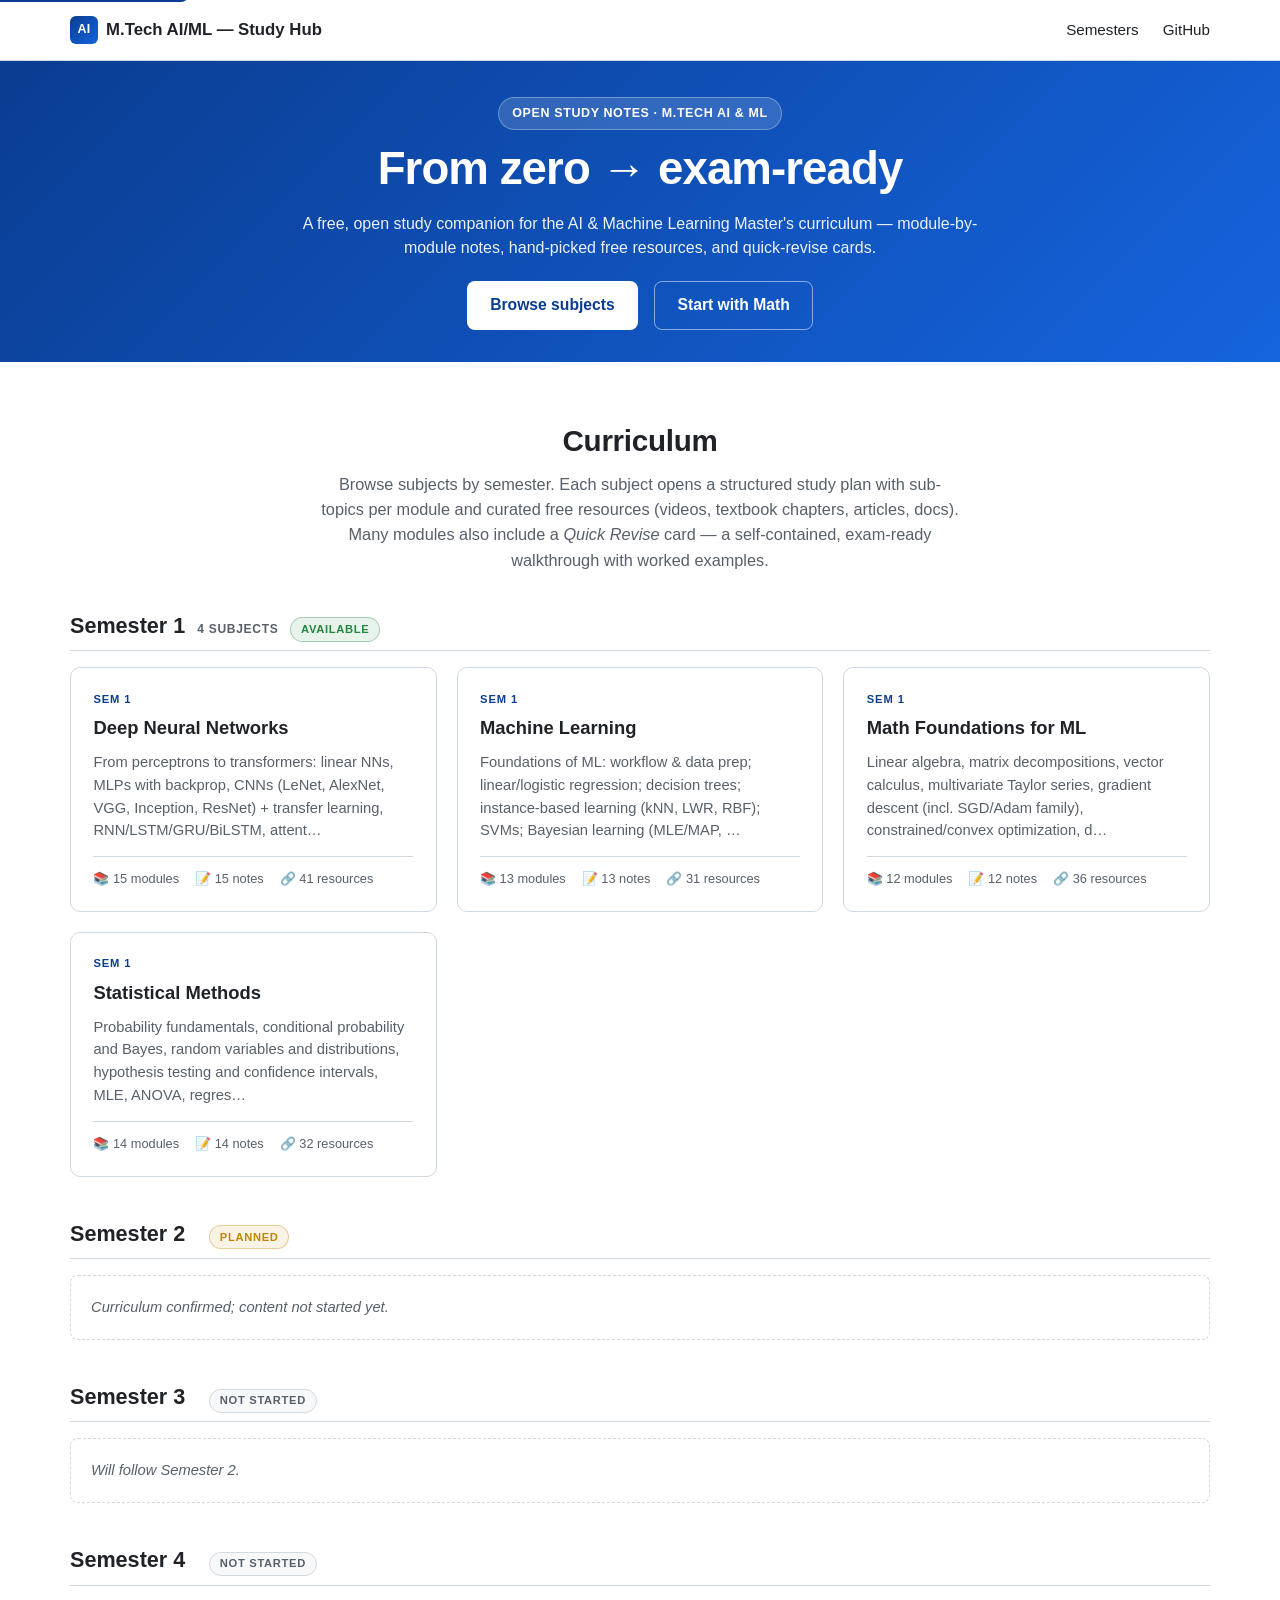
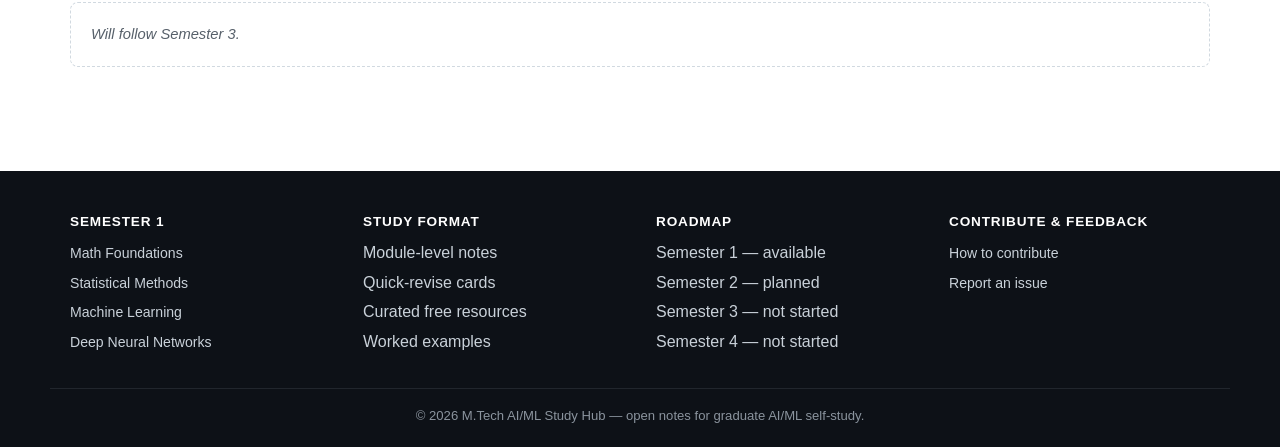
<file: index.html>
<!DOCTYPE html>
<html lang="en">
<head>
<meta charset="UTF-8" />
<meta name="viewport" content="width=device-width, initial-scale=1.0" />
<title>M.Tech AI/ML — Study Hub</title>
<meta name="description" content="A free, open study companion for the M.Tech AI &amp; Machine Learning curriculum, evolving over 4 semesters — Semester 1 available now (4 subjects, ~54 modules, ~140 curated free resources)." />

<!-- FR-007 favicon -->
<link rel="icon" type="image/svg+xml" href="assets/favicon.svg" />

<!-- FR-008 OpenGraph + Twitter card -->
<meta property="og:type" content="website" />
<meta property="og:title" content="M.Tech AI/ML — Study Hub" />
<meta property="og:description" content="Open study notes, curated free resources, and quick-revise cards for the M.Tech AI/ML curriculum. Semester 1 available now." />
<meta property="og:image" content="assets/og-card.svg" />
<meta name="twitter:card" content="summary_large_image" />
<meta name="twitter:title" content="M.Tech AI/ML — Study Hub" />
<meta name="twitter:description" content="Open study notes, curated free resources, and quick-revise cards for the M.Tech AI/ML curriculum. Semester 1 available now." />
<meta name="twitter:image" content="assets/og-card.svg" />

<link rel="stylesheet" href="assets/styles.css" />

<!-- FR-009 cookieless analytics (configure window.SITE_GC_URL in assets/goatcounter.js) -->
<script src="assets/goatcounter.js"></script>
</head>
<body>

<a class="skip-link" href="#main-content">Skip to main content</a>

<header class="site-header">
  <div class="container nav-row">
    <a class="brand" href="./">
      <span class="brand-mark">AI</span>
      <span>M.Tech AI/ML — Study Hub</span>
    </a>
    <nav class="primary-nav">
      <a href="#semesters-root">Semesters</a>
      <a href="https://github.com/vinay199129/mtech-ai-ml" target="_blank" rel="noopener">GitHub</a>
    </nav>
  </div>
</header>

<section class="hero hero-compact">
  <div class="container">
    <span class="hero-badge">Open Study Notes · M.Tech AI &amp; ML</span>
    <h1>From zero → exam-ready</h1>
    <p class="hero-sub">
      A free, open study companion for the AI &amp; Machine Learning Master's curriculum —
      module-by-module notes, hand-picked free resources, and quick-revise cards.
    </p>
    <div class="hero-cta">
      <a class="btn btn-primary" href="#semesters-root">Browse subjects</a>
      <a class="btn btn-secondary" href="courses/math-foundations.html">Start with Math</a>
    </div>
  </div>
</section>

<main id="main-content" tabindex="-1">
  <section class="section">
    <div class="container">
      <h2 class="section-title">Curriculum</h2>
      <p class="section-sub">
        Browse subjects by semester. Each subject opens a structured study plan with sub-topics per module
        and curated free resources (videos, textbook chapters, articles, docs). Many modules also include a
        <em>Quick Revise</em> card — a self-contained, exam-ready walkthrough with worked examples.
      </p>
      <div id="semesters-root"></div>
    </div>
  </section>
</main>

<footer class="site-footer">
  <div class="container footer-grid">
    <div>
      <h4>Semester 1</h4>
      <ul>
        <li><a href="courses/math-foundations.html">Math Foundations</a></li>
        <li><a href="courses/statistical-methods.html">Statistical Methods</a></li>
        <li><a href="courses/machine-learning.html">Machine Learning</a></li>
        <li><a href="courses/deep-neural-networks.html">Deep Neural Networks</a></li>
      </ul>
    </div>
    <div>
      <h4>Study Format</h4>
      <ul>
        <li>Module-level notes</li>
        <li>Quick-revise cards</li>
        <li>Curated free resources</li>
        <li>Worked examples</li>
      </ul>
    </div>
    <div>
      <h4>Roadmap</h4>
      <ul>
        <li>Semester 1 — available</li>
        <li>Semester 2 — planned</li>
        <li>Semester 3 — not started</li>
        <li>Semester 4 — not started</li>
      </ul>
    </div>
    <div>
      <h4>Contribute &amp; feedback</h4>
      <ul>
        <li><a href="CONTRIBUTING.md">How to contribute</a></li>
        <li><a href="https://github.com/vinay199129/mtech-ai-ml/issues" target="_blank" rel="noopener">Report an issue</a></li>
      </ul>
    </div>
  </div>
  <div class="container copyright">
    © <span id="year"></span> M.Tech AI/ML Study Hub — open notes for graduate AI/ML self-study.
  </div>
</footer>

<script>document.getElementById('year').textContent = new Date().getFullYear();</script>

<script src="data/subjects/math-foundations.js"></script>
<script src="data/subjects/statistical-methods.js"></script>
<script src="data/subjects/machine-learning.js"></script>
<script src="data/subjects/deep-neural-networks.js"></script>
<script src="assets/index-page.js"></script>

</body>
</html>
</file>
<file: assets/styles.css>
/* M.Tech AI/ML Study Hub — A365-inspired light theme.
   Palette + layout primitives ported from
   https://github.com/vinay199129/a365-governed-procode-agent-starter
*/

:root {
  --brand:        #0a3d91;
  --brand-light:  #1564de;
  --text:         #1f2328;
  --text-muted:   #57606a;
  --border:       #d1d9e0;
  --bg:           #ffffff;
  --bg-alt:       #f6f8fa;
  --code-bg:      #f6f8fa;
  --max-width:    1180px;
  --radius:       8px;

  /* Accents reused by callouts / resource tags */
  --accent:        #0a3d91;
  --accent-2:      #1f883d;   /* green */
  --warn:          #bf8700;   /* amber */
  --danger:        #d1242f;
  --violet:        #8250df;

  --font-sans: -apple-system, BlinkMacSystemFont, "Segoe UI", Roboto, Oxygen, Ubuntu, Cantarell, sans-serif;
  --font-mono: ui-monospace, SFMono-Regular, "SF Mono", Menlo, Consolas, "Liberation Mono", monospace;
}

* { box-sizing: border-box; }

html, body {
  margin: 0;
  padding: 0;
  font-family: var(--font-sans);
  color: var(--text);
  background: var(--bg);
  line-height: 1.55;
  -webkit-font-smoothing: antialiased;
}

a { color: var(--brand); text-decoration: none; }
a:hover { text-decoration: underline; }

/* ---------- FR-002: visible focus ring on all interactive elements ----------
   Uses :focus-visible so mouse clicks don't paint outlines, but keyboard Tab
   and module-head Enter/Space activations do. Visible against both white and
   the blue hero background. */
:focus { outline: none; }
a:focus-visible,
button:focus-visible,
input:focus-visible,
select:focus-visible,
textarea:focus-visible,
[role="button"]:focus-visible,
[tabindex]:focus-visible {
  outline: 2px solid var(--brand-light);
  outline-offset: 2px;
  border-radius: 4px;
}
.hero a:focus-visible,
.hero [role="button"]:focus-visible {
  outline-color: #ffffff;
  box-shadow: 0 0 0 3px rgba(255, 255, 255, 0.35);
}

/* ---------- FR-003: skip-to-content link ---------- */
.skip-link {
  position: absolute;
  left: 0;
  top: -40px;
  background: var(--brand);
  color: #fff !important;
  padding: 0.55rem 1rem;
  z-index: 100;
  font-weight: 600;
  border-radius: 0 0 var(--radius) 0;
  transition: top 0.15s ease;
}
.skip-link:focus,
.skip-link:focus-visible {
  top: 0;
  outline: 2px solid #fff;
  outline-offset: 2px;
  text-decoration: none;
}

.container {
  max-width: var(--max-width);
  margin: 0 auto;
  padding: 0 1.25rem;
}

/* ---------- Site header (sticky) ---------- */
.site-header {
  border-bottom: 1px solid var(--border);
  background: var(--bg);
  position: sticky;
  top: 0;
  z-index: 50;
}
.nav-row {
  display: flex;
  align-items: center;
  justify-content: space-between;
  height: 60px;
}
.brand {
  display: inline-flex;
  align-items: center;
  gap: 0.5rem;
  font-weight: 700;
  font-size: 1.05rem;
  color: var(--text) !important;
}
.brand:hover { text-decoration: none; }
.brand-mark {
  display: inline-flex;
  align-items: center;
  justify-content: center;
  width: 28px; height: 28px;
  border-radius: 6px;
  background: linear-gradient(135deg, var(--brand) 0%, var(--brand-light) 100%);
  color: #fff;
  font-size: 0.78rem;
  font-weight: 800;
  letter-spacing: 0.02em;
}
.primary-nav { display: flex; gap: 1.5rem; }
.primary-nav a {
  color: var(--text);
  font-size: 0.95rem;
  font-weight: 500;
}
.primary-nav a:hover { color: var(--brand); }
.primary-nav a.active { color: var(--brand); font-weight: 600; }

/* ---------- Hero (overview page) ---------- */
.hero {
  background: linear-gradient(135deg, #0a3d91 0%, #1564de 100%);
  color: #fff;
  padding: 4.5rem 0 4rem;
  text-align: center;
}
.hero-compact { padding: 2.25rem 0 2rem; }
.hero-compact h1 { font-size: 2rem; margin-bottom: 0.6rem; }
.hero-compact .hero-badge { margin-bottom: 0.85rem; }
.hero-compact .hero-sub { font-size: 1rem; margin-bottom: 1.25rem; }
.hero-compact .hero-cta { margin-bottom: 0; }
.hero-badge {
  display: inline-block;
  padding: 0.35rem 0.85rem;
  background: rgba(255, 255, 255, 0.15);
  border: 1px solid rgba(255, 255, 255, 0.3);
  border-radius: 999px;
  font-size: 0.78rem;
  font-weight: 600;
  letter-spacing: 0.05em;
  text-transform: uppercase;
  margin-bottom: 1.5rem;
}
.hero h1 {
  font-size: 2.85rem;
  font-weight: 800;
  margin: 0 0 1rem;
  line-height: 1.15;
  letter-spacing: -0.02em;
}
.hero-sub {
  font-size: 1.15rem;
  margin: 0 auto 2rem;
  max-width: 720px;
  opacity: 0.92;
}
.hero-cta {
  display: flex;
  gap: 1rem;
  justify-content: center;
  flex-wrap: wrap;
  margin-bottom: 2.5rem;
}
.btn {
  display: inline-block;
  padding: 0.7rem 1.4rem;
  border-radius: var(--radius);
  font-weight: 600;
  font-size: 0.98rem;
  border: 1px solid transparent;
  transition: all 0.15s ease;
  cursor: pointer;
}
.btn-primary {
  background: #fff;
  color: var(--brand) !important;
}
.btn-primary:hover { background: #f0f0f0; text-decoration: none; }
.btn-secondary {
  background: transparent;
  border-color: rgba(255, 255, 255, 0.5);
  color: #fff !important;
}
.btn-secondary:hover { background: rgba(255, 255, 255, 0.12); text-decoration: none; }

.quick-pills {
  display: flex;
  gap: 0.75rem;
  justify-content: center;
  flex-wrap: wrap;
}
.pill {
  display: flex;
  flex-direction: column;
  align-items: flex-start;
  padding: 0.65rem 1rem;
  background: rgba(255, 255, 255, 0.1);
  border: 1px solid rgba(255, 255, 255, 0.25);
  border-radius: var(--radius);
  color: #fff !important;
  min-width: 165px;
  transition: all 0.15s ease;
}
.pill:hover {
  background: rgba(255, 255, 255, 0.18);
  transform: translateY(-2px);
  text-decoration: none;
}
.pill-label {
  font-size: 0.7rem;
  font-weight: 700;
  letter-spacing: 0.08em;
  opacity: 0.85;
}
.pill-text { font-size: 0.92rem; font-weight: 500; margin-top: 0.15rem; }

/* ---------- Page hero (small, used by course pages) ---------- */
.page-hero {
  background: var(--bg-alt);
  padding: 2.25rem 0;
  border-bottom: 1px solid var(--border);
}
.page-hero .crumbs {
  font-size: 0.85rem;
  color: var(--text-muted);
  margin-bottom: 0.5rem;
}
.page-hero .crumbs a { color: var(--text-muted); }
.page-hero .crumbs a:hover { color: var(--brand); }
.page-hero h1 {
  margin: 0 0 0.4rem;
  font-size: 1.9rem;
  letter-spacing: -0.01em;
}
.page-hero p { margin: 0; color: var(--text-muted); max-width: 780px; }

/* ---------- Sections ---------- */
.section { padding: 3.5rem 0; }
.section-alt { background: var(--bg-alt); }
.section-title {
  font-size: 1.85rem;
  font-weight: 700;
  margin: 0 0 0.5rem;
  text-align: center;
  letter-spacing: -0.01em;
}
.section-sub {
  font-size: 1.02rem;
  text-align: center;
  margin: 0 auto 2.25rem;
  max-width: 640px;
  color: var(--text-muted);
}

/* ---------- Semester sections (overview) ---------- */
.sem-section { margin-bottom: 2.5rem; }
.sem-section:last-child { margin-bottom: 0; }
.sem-header {
  display: flex; align-items: baseline; gap: 0.75rem;
  margin-bottom: 1rem;
  padding-bottom: 0.5rem;
  border-bottom: 1px solid var(--border);
}
.sem-header h2 { margin: 0; font-size: 1.35rem; color: var(--text); }
.sem-count {
  color: var(--text-muted);
  font-size: 0.75rem;
  text-transform: uppercase;
  letter-spacing: 0.06em;
  font-weight: 600;
}
.sem-empty {
  background: var(--bg);
  border: 1px dashed var(--border);
  border-radius: var(--radius);
  padding: 1.25rem;
  color: var(--text-muted);
  font-size: 0.92rem;
  font-style: italic;
}

/* ---------- FR-006: semester status pills ---------- */
.status-pill {
  display: inline-block;
  padding: 0.15rem 0.6rem;
  border-radius: 999px;
  font-size: 0.7rem;
  font-weight: 700;
  letter-spacing: 0.06em;
  text-transform: uppercase;
  border: 1px solid var(--border);
  background: var(--bg-alt);
  color: var(--text-muted);
}
.status-pill.status-live {
  background: rgba(31, 136, 61, 0.1);
  border-color: rgba(31, 136, 61, 0.35);
  color: var(--accent-2);
}
.status-pill.status-planned {
  background: rgba(191, 135, 0, 0.1);
  border-color: rgba(191, 135, 0, 0.35);
  color: var(--warn);
}
.status-pill.status-not-started {
  background: var(--bg-alt);
  border-color: var(--border);
  color: var(--text-muted);
}

/* ---------- Cards (subjects on overview) ---------- */
.grid-cards {
  display: grid;
  grid-template-columns: repeat(auto-fit, minmax(280px, 1fr));
  gap: 1.25rem;
}
.card {
  background: var(--bg);
  border: 1px solid var(--border);
  border-radius: 10px;
  padding: 1.4rem;
  transition: all 0.15s ease;
  text-decoration: none;
  color: var(--text) !important;
  display: block;
}
.card:hover {
  border-color: var(--brand);
  box-shadow: 0 4px 16px rgba(10, 61, 145, 0.08);
  transform: translateY(-2px);
  text-decoration: none;
}
.card-code {
  font-size: 0.7rem;
  font-weight: 700;
  letter-spacing: 0.08em;
  text-transform: uppercase;
  color: var(--brand);
}
.card h3 {
  margin: 0.4rem 0 0.5rem;
  font-size: 1.15rem;
  font-weight: 700;
  color: var(--text);
}
.card p { margin: 0 0 0.85rem; color: var(--text-muted); font-size: 0.92rem; }
.card .stats {
  margin-top: 0.85rem;
  padding-top: 0.75rem;
  border-top: 1px solid var(--border);
  display: flex;
  gap: 1rem;
  font-size: 0.8rem;
  color: var(--text-muted);
  flex-wrap: wrap;
}

/* ---------- Subject nav (course pages) ---------- */
.subject-nav {
  display: flex; gap: 0.5rem; flex-wrap: wrap;
  padding: 1rem 0;
  margin-bottom: 1rem;
}
.subject-nav a {
  padding: 0.4rem 0.85rem;
  border: 1px solid var(--border);
  border-radius: 999px;
  text-decoration: none;
  color: var(--text-muted);
  font-size: 0.85rem;
  background: var(--bg);
  transition: all 0.15s ease;
}
.subject-nav a:hover { color: var(--brand); border-color: var(--brand); }
.subject-nav a.active {
  color: #fff;
  border-color: var(--brand);
  background: var(--brand);
  font-weight: 600;
}
.subject-nav .code {
  font-family: var(--font-mono);
  font-size: 0.7rem;
  color: var(--accent-2);
  margin-right: 0.4rem;
  font-weight: 700;
}
.subject-nav a.active .code { color: #c8e6c9; }

/* ---------- Course header ---------- */
.course-head {
  background: var(--bg);
  border: 1px solid var(--border);
  border-radius: 10px;
  padding: 1.5rem 1.75rem;
  margin-bottom: 1.5rem;
}
.course-head h2 { margin: 0 0 0.5rem; font-size: 1.4rem; color: var(--text); }
.course-head .meta { color: var(--text-muted); font-size: 0.88rem; margin-bottom: 0.75rem; }
.course-head p { margin: 0; font-size: 0.95rem; color: var(--text-muted); }
.exam-bar { display: flex; gap: 0.6rem; margin-top: 1rem; flex-wrap: wrap; }
.exam-pill {
  padding: 0.35rem 0.75rem;
  background: var(--bg-alt);
  border: 1px solid var(--border);
  border-radius: 999px;
  font-size: 0.78rem;
  color: var(--text-muted);
}
.exam-pill strong { color: var(--warn); }

/* ---------- Modules ---------- */
.modules { display: grid; gap: 0.85rem; }
.module {
  background: var(--bg);
  border: 1px solid var(--border);
  border-radius: 10px;
  overflow: hidden;
  transition: border-color 0.15s ease, box-shadow 0.15s ease;
}
.module:hover { border-color: #b8c1cb; }
.module.open { border-color: var(--brand); box-shadow: 0 2px 8px rgba(10, 61, 145, 0.06); }
.module-head {
  display: flex; align-items: center; gap: 0.75rem;
  padding: 0.95rem 1.1rem;
  cursor: pointer; user-select: none;
  background: var(--bg);
}
.module.open .module-head {
  background: var(--bg-alt);
  border-bottom: 1px solid var(--border);
}
.module-num {
  flex: none; width: 28px; height: 28px;
  border-radius: 50%;
  background: rgba(10, 61, 145, 0.08);
  color: var(--brand);
  display: flex; align-items: center; justify-content: center;
  font-weight: 700; font-size: 0.82rem;
  font-family: var(--font-mono);
}
.module-title { flex: 1; font-weight: 600; font-size: 0.98rem; color: var(--text); }
.module-ref { color: var(--text-muted); font-size: 0.78rem; font-family: var(--font-mono); }
.chevron { color: var(--text-muted); transition: transform 0.2s; }
.module.open .chevron { transform: rotate(90deg); color: var(--brand); }
.module-body { display: none; padding: 1.1rem 1.2rem; }
.module.open .module-body { display: block; }

.subtopics { margin: 0 0 0.9rem 0; padding: 0 0 0 1.2rem; color: var(--text); font-size: 0.92rem; }
.subtopics li { margin: 0.2rem 0; }

.res-label {
  font-size: 0.7rem; text-transform: uppercase; letter-spacing: 0.08em;
  color: var(--text-muted); margin: 0.6rem 0 0.5rem; font-weight: 700;
}
.resources { display: grid; gap: 0.5rem; }
.res {
  display: flex; gap: 0.65rem;
  padding: 0.7rem 0.85rem;
  background: var(--bg);
  border: 1px solid var(--border);
  border-radius: var(--radius);
  text-decoration: none;
  color: var(--text);
  font-size: 0.9rem;
  transition: all 0.15s ease;
}
.res:hover {
  border-color: var(--brand);
  background: var(--bg-alt);
  text-decoration: none;
  transform: translateY(-1px);
}
.res-type {
  flex: none;
  padding: 0.1rem 0.45rem;
  border-radius: 4px;
  font-size: 0.62rem;
  font-weight: 700;
  text-transform: uppercase;
  letter-spacing: 0.06em;
  align-self: flex-start;
  margin-top: 2px;
  color: #fff;
}
.res-type.video   { background: #d1242f; }
.res-type.book    { background: var(--brand); }
.res-type.article { background: var(--accent-2); }
.res-type.docs    { background: var(--warn); }
.res-type.course  { background: var(--violet); }
.res-body { flex: 1; min-width: 0; }
.res-title { font-weight: 600; display: block; color: var(--text); }
.res-desc  { color: var(--text-muted); font-size: 0.82rem; margin-top: 2px; display: block; }

.handout-link {
  display: inline-block; margin-top: 0.5rem;
  padding: 0.4rem 0.85rem;
  background: var(--bg-alt);
  color: var(--brand);
  text-decoration: none;
  border-radius: var(--radius);
  font-size: 0.82rem;
  border: 1px solid var(--border);
}
.handout-link:hover { border-color: var(--brand); text-decoration: none; }

/* ---------- Quick-revise notes ---------- */
.notes {
  margin: 0.4rem 0 1.1rem;
  padding: 1rem 1.15rem;
  background: var(--bg-alt);
  border: 1px solid var(--border);
  border-left: 3px solid var(--accent-2);
  border-radius: var(--radius);
}
.notes-label {
  font-size: 0.7rem; text-transform: uppercase; letter-spacing: 0.08em;
  color: var(--accent-2); margin-bottom: 0.6rem; font-weight: 800;
}
.notes-body { font-size: 0.95rem; color: var(--text); line-height: 1.65; }
.notes-body h2 {
  font-size: 1.25rem; margin: 0 0 0.6rem; color: var(--text);
  padding-bottom: 0.35rem; border-bottom: 1px solid var(--border);
}
.notes-body h3 { font-size: 1.05rem; margin: 1rem 0 0.45rem; color: var(--text); }
.notes-body h4 { font-size: 0.95rem; margin: 0.85rem 0 0.4rem; color: var(--text); }
.notes-body p  { margin: 0.5rem 0; }
.notes-body ul, .notes-body ol { margin: 0.5rem 0; padding-left: 1.5rem; }
.notes-body li { margin: 0.15rem 0; }
.notes-body strong { color: var(--text); }
.notes-body code {
  background: var(--code-bg);
  padding: 0.1rem 0.35rem;
  border: 1px solid var(--border);
  border-radius: 4px;
  font-family: var(--font-mono);
  font-size: 0.85em;
}
.notes-body pre {
  background: var(--code-bg);
  padding: 0.85rem 1rem;
  border: 1px solid var(--border);
  border-radius: var(--radius);
  overflow-x: auto;
  margin: 0.75rem 0;
}
.notes-body pre code { background: transparent; border: 0; padding: 0; font-size: 0.85rem; line-height: 1.5; }
.notes-body blockquote {
  margin: 0.75rem 0;
  padding: 0.4rem 1rem;
  border-left: 4px solid var(--brand);
  background: rgba(10, 61, 145, 0.04);
  color: var(--text-muted);
  border-radius: 0 var(--radius) var(--radius) 0;
}
.notes-body blockquote p:last-child { margin-bottom: 0; }
.notes-body .katex { font-size: 1.02em; }
.notes-body .katex-display { margin: 0.75rem 0; overflow-x: auto; overflow-y: hidden; }

/* Callouts */
.notes-body .callout {
  margin: 0.85rem 0;
  padding: 0.7rem 1rem;
  border-radius: var(--radius);
  border: 1px solid var(--border);
  border-left-width: 4px;
  background: var(--bg);
  font-size: 0.92rem;
}
.notes-body .callout p:first-child { margin-top: 0; }
.notes-body .callout p:last-child  { margin-bottom: 0; }
.notes-body .callout .callout-title {
  font-weight: 700; font-size: 0.72rem; text-transform: uppercase; letter-spacing: 0.08em;
  margin-bottom: 0.3rem; display: block;
}
.notes-body .callout.intuition { border-left-color: var(--brand); }
.notes-body .callout.intuition .callout-title { color: var(--brand); }
.notes-body .callout.tip       { border-left-color: var(--accent-2); }
.notes-body .callout.tip       .callout-title { color: var(--accent-2); }
.notes-body .callout.warn      { border-left-color: var(--warn); }
.notes-body .callout.warn      .callout-title { color: var(--warn); }
.notes-body .callout.example   { border-left-color: var(--violet); }
.notes-body .callout.example   .callout-title { color: var(--violet); }
.notes-body .callout.defn      { border-left-color: var(--danger); }
.notes-body .callout.defn      .callout-title { color: var(--danger); }

/* Symbol definition list */
.notes-body dl.symbols {
  margin: 0.6rem 0;
  padding: 0.75rem 1rem;
  background: var(--bg);
  border: 1px solid var(--border);
  border-radius: var(--radius);
  font-size: 0.9rem;
}
.notes-body dl.symbols dt {
  font-weight: 700; color: var(--brand);
  font-family: var(--font-mono); margin-top: 0.3rem;
}
.notes-body dl.symbols dt:first-child { margin-top: 0; }
.notes-body dl.symbols dd { margin: 0 0 0.3rem 1rem; color: var(--text); }

/* Tables in notes */
.notes-body table {
  border-collapse: collapse; margin: 0.75rem 0;
  font-size: 0.9rem; width: 100%;
  display: block; overflow-x: auto;
}
.notes-body th, .notes-body td {
  border: 1px solid var(--border);
  padding: 0.45rem 0.7rem;
  text-align: left;
}
.notes-body th { background: var(--bg-alt); color: var(--text); font-weight: 600; }
.notes-body tr:nth-child(even) td { background: rgba(0, 0, 0, 0.015); }

/* Mermaid diagrams */
.notes-body .mermaid {
  margin: 0.85rem 0;
  padding: 0.85rem;
  background: var(--bg);
  border: 1px solid var(--border);
  border-radius: var(--radius);
  text-align: center; overflow-x: auto;
}
.notes-body .mermaid svg { max-width: 100%; height: auto; }

.notes-status { color: var(--text-muted); font-size: 0.9rem; font-style: italic; }
.notes-status.notes-error { color: var(--danger); font-style: normal; }
.notes-status code {
  background: var(--code-bg);
  padding: 0.1rem 0.35rem; border-radius: 4px;
  font-family: var(--font-mono); color: var(--text);
  border: 1px solid var(--border);
}

/* Subject-page semester tag */
.sem-tag {
  display: inline-block;
  background: rgba(10, 61, 145, 0.08);
  color: var(--brand);
  font-family: var(--font-mono);
  font-size: 0.7rem;
  padding: 0.15rem 0.55rem;
  border-radius: 4px;
  margin-bottom: 0.5rem;
  font-weight: 700;
  text-transform: uppercase;
  letter-spacing: 0.04em;
}

/* Tools row (search + buttons) */
.tools {
  margin-top: 1rem;
  display: flex;
  gap: 0.5rem;
  align-items: center;
  flex-wrap: wrap;
  font-size: 0.85rem;
}
.tools button {
  background: var(--bg);
  color: var(--text);
  border: 1px solid var(--border);
  padding: 0.4rem 0.85rem;
  border-radius: var(--radius);
  cursor: pointer;
  font-size: 0.85rem;
  font-weight: 500;
  transition: all 0.15s ease;
}
.tools button:hover { border-color: var(--brand); color: var(--brand); }
.search {
  background: var(--bg);
  color: var(--text);
  border: 1px solid var(--border);
  padding: 0.45rem 0.75rem;
  border-radius: var(--radius);
  font-size: 0.9rem;
  min-width: 240px;
}
.search:focus { outline: none; border-color: var(--brand); box-shadow: 0 0 0 3px rgba(10, 61, 145, 0.12); }

/* ---------- Site footer ---------- */
.site-footer {
  background: #0d1117;
  color: #c9d1d9;
  padding: 2.5rem 0 1.25rem;
  margin-top: 3rem;
}
.site-footer h4 {
  color: #fff;
  font-size: 0.85rem;
  margin: 0 0 0.6rem;
  text-transform: uppercase;
  letter-spacing: 0.06em;
}
.site-footer ul { list-style: none; padding: 0; margin: 0; }
.site-footer li { margin: 0.3rem 0; }
.site-footer a { color: #c9d1d9; font-size: 0.88rem; }
.site-footer a:hover { color: #fff; }
.footer-grid {
  display: grid;
  grid-template-columns: repeat(auto-fit, minmax(180px, 1fr));
  gap: 2rem;
  margin-bottom: 1.75rem;
}
.copyright {
  border-top: 1px solid #21262d;
  padding-top: 1.1rem;
  font-size: 0.82rem;
  color: #8b949e;
  text-align: center;
}

/* ---------- Responsive ---------- */
@media (max-width: 860px) {
  .hero { padding: 3.25rem 0 3rem; }
  .hero h1 { font-size: 2rem; }
  .hero-sub { font-size: 1rem; }
  .primary-nav { gap: 1rem; font-size: 0.85rem; }
  .section { padding: 2.5rem 0; }
  .section-title { font-size: 1.5rem; }
  .page-hero h1 { font-size: 1.5rem; }
}
</file>
